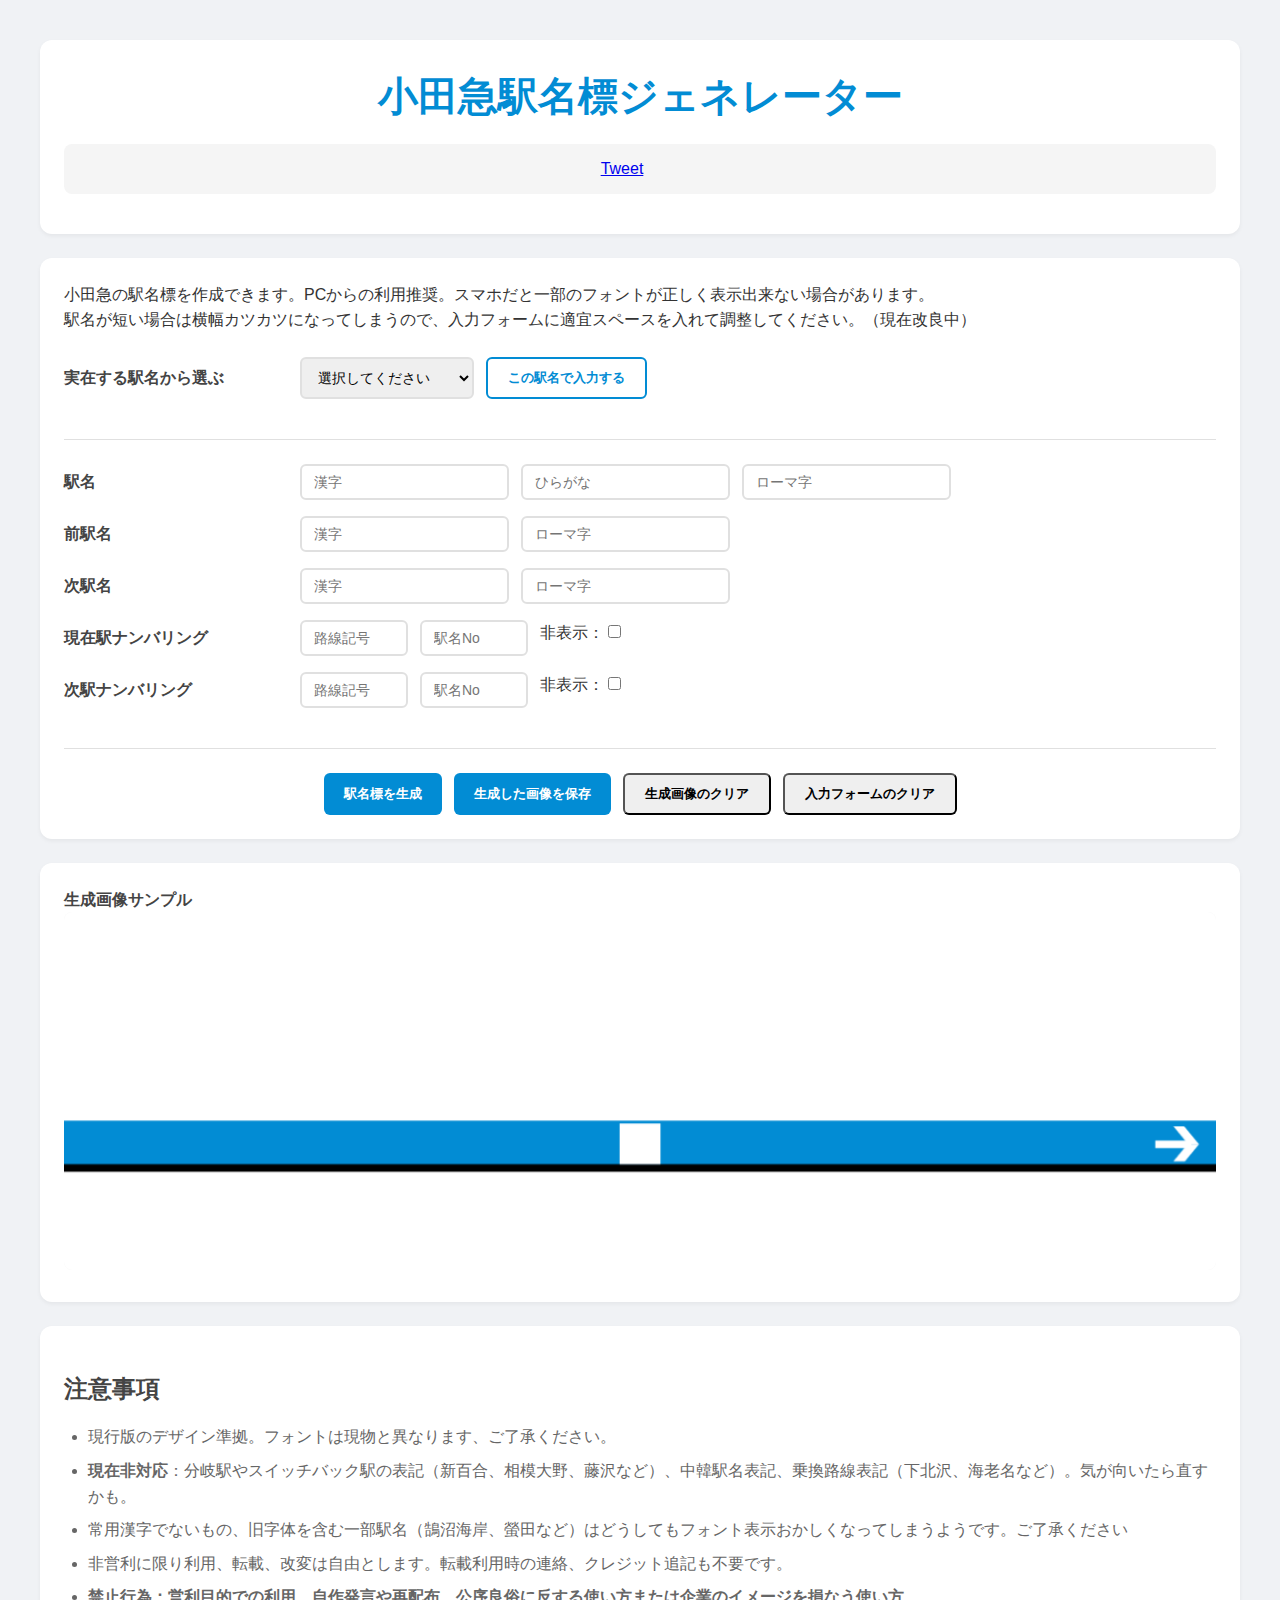
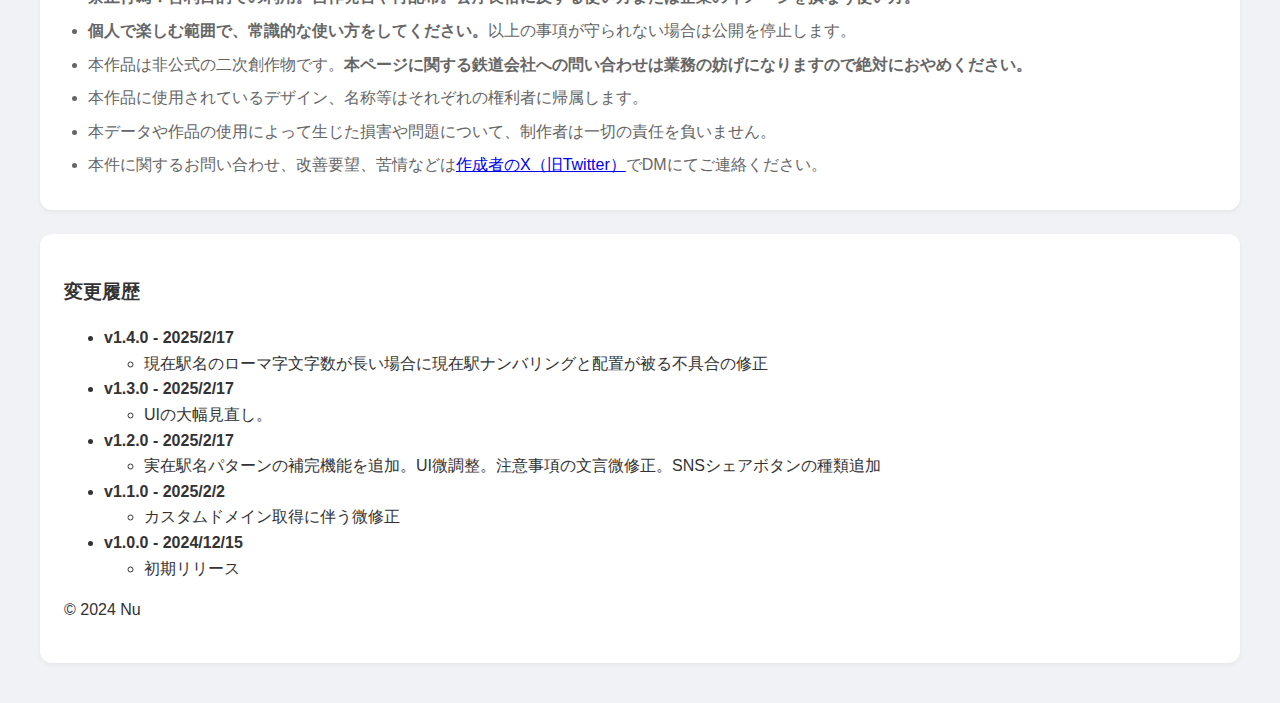
<file: src/index.html>
<!DOCTYPE html>
<html lang="ja">
<head>
    <meta charset="UTF-8">
    <meta name="viewport" content="width=device-width, initial-scale=1.0">
    <meta http-equiv="CONTENT-TYPE" content="text/html; charset=utf-8" />
    <meta name="twitter:card" content="summary" />
    <meta name="twitter:site" content="@k_ts5400" />
    <meta property="og:url" content="https://kind-cliff-0d094430f.4.azurestaticapps.net/" />
    <meta property="og:title" content="小田急駅名標ジェネレーター" />
    <meta property="og:description" content="駅名標に色んな文字を入れて遊べます" />
    <meta property="og:image" content="https://kind-cliff-0d094430f.4.azurestaticapps.net/assets/badgelogo.png" />
    <title>小田急駅名標ジェネレーター</title>
    <link rel="stylesheet" href="styles.css">
    <link rel="icon" href="favicon.ico" type="image/x-icon">
    <meta name="google-adsense-account" content="ca-pub-6879464285938962">
    <link rel="canonical" href="https://odq-stasigin-gen.net/" />
</head>
<body>
    <div class="container">
        <header class="site-header">
            <h1 class="site-title">小田急駅名標ジェネレーター</h1>
            <div class="social-buttons">
            <!-- SNSシェアボタン群を集約 -->
            <!-- Twitterシェアボタン -->
            <a href="https://twitter.com/share?ref_src=twsrc%5Etfw" class="twitter-share-button" data-show-count="false">Tweet</a>
            <!-- LINEシェアボタン -->
            <div class="line-it-button" data-lang="ja" data-type="share-a" data-env="REAL" data-url="https://odq-stasigin-gen.net/" data-color="default" data-size="small" data-count="true" data-ver="3" ></div>
            <!-- Facebookシェアボタン -->
            <div id="fb-root"></div>
            <div class="fb-share-button" data-href="https://odq-stasigin-gen.net/" data-layout="button" data-size="small"></div>
            </div>
        </header>

        <main class="form-container">
            小田急の駅名標を作成できます。PCからの利用推奨。スマホだと一部のフォントが正しく表示出来ない場合があります。<br>
            駅名が短い場合は横幅カツカツになってしまうので、入力フォームに適宜スペースを入れて調整してください。（現在改良中）
             
        <!-- 駅名パターン自動補完 -->
        <div class="form-section">
            <div class="form-row">
            <span class="form-label">実在する駅名から選ぶ</span>
            <div class="form-inputs">
                <select id="stationPatternSelect" class="form-input">
                <option value="">選択してください</option>
                </select>
                <button id="completeButton" class="button button-secondary">この駅名で入力する</button>
            </div>
            </div>
        </div>

        <!-- 入力フォーム全体 -->
        <div class="form-section">
            <!-- 駅名 -->
            <div class="form-row">
            <span class="form-label">駅名</span>
            <div class="form-inputs">
                <input type="text" class="form-input" id="stationNameKanji" placeholder="漢字" />
                <input type="text" class="form-input" id="stationNameHiragana" placeholder="ひらがな"  />
                <input type="text" class="form-input" id="stationNameRomaji" placeholder="ローマ字" />
            </div>
            </div>

            <!-- 前駅名 -->
            <div class="form-row">
            <span class="form-label">前駅名</span>
            <div class="form-inputs">
                <input type="text" class="form-input" id="previousStationNameKanji" placeholder="漢字" />
                <input type="text" class="form-input" id="previousStationNameRomaji" placeholder="ローマ字"  />
            </div>
            </div>

            <!-- 次駅名 -->
            <div class="form-row">
            <span class="form-label">次駅名</span>
            <div class="form-inputs">
                <input type="text" class="form-input" id="nextStationNameKanji" placeholder="漢字" />
                <input type="text" class="form-input" id="nextStationNameRomaji" placeholder="ローマ字"  />
            </div>
            </div>

            <!-- 現在駅ナンバリング -->
            <div class="form-row">
            <span class="form-label">現在駅ナンバリング</span>
            <div class="form-inputs">
                <input type="text" class="form-input small-input" id="currentStationSymbol" placeholder="路線記号" />
                <input type="text" class="form-input small-input" id="currentStationNumber" placeholder="駅名No"  />
                <label>非表示：<input type="checkbox" id="hideCurrentNumber" /></label>
            </div>
            </div>

            <!-- 次駅ナンバリング -->
            <div class="form-row">
            <span class="form-label">次駅ナンバリング</span>
            <div class="form-inputs">
                <input type="text" class="form-input small-input" id="nextStationSymbol" placeholder="路線記号" />
                <input type="text" class="form-input small-input" id="nextStationNumber" placeholder="駅名No" />
                <label>非表示：<input type="checkbox" id="hideNextNumber" /></label>
            </div>
            </div>
        </div>

        <!-- ボタン群 -->
        <div class="button-group">
            <button id="generateButton" class="button button-primary">駅名標を生成</button>
            <button id="saveButton" class="button button-primary">生成した画像を保存</button>
            <button id="clearButton" class="button button-utility">生成画像のクリア</button>
            <button id="formclearButton" class="button button-utility">入力フォームのクリア</button>
        </div>
        </main>

        <!-- 生成画像のサンプルイメージ -->
        <div class="canvas-container">
            <span class="form-label">生成画像サンプル</span>
            <canvas id="stationCanvas"></canvas>
        </div>

        <section class="notes-section">
            <h2 class="notes-header">注意事項</h2>
            <ul class="notes-list">

                <li>現行版のデザイン準拠。フォントは現物と異なります、ご了承ください。</li>
                <li><b>現在非対応</b>：分岐駅やスイッチバック駅の表記（新百合、相模大野、藤沢など）、中韓駅名表記、乗換路線表記（下北沢、海老名など）。気が向いたら直すかも。</li>
                <li>常用漢字でないもの、旧字体を含む一部駅名（鵠沼海岸、螢田など）はどうしてもフォント表示おかしくなってしまうようです。ご了承ください</li>
                <li>非営利に限り利用、転載、改変は自由とします。転載利用時の連絡、クレジット追記も不要です。</li>
                <li><b>禁止行為：営利目的での利用。自作発言や再配布。公序良俗に反する使い方または企業のイメージを損なう使い方。</b></li>
                <li><b>個人で楽しむ範囲で、常識的な使い方をしてください。</b>以上の事項が守られない場合は公開を停止します。</li>
                <li>本作品は非公式の二次創作物です。<b>本ページに関する鉄道会社への問い合わせは業務の妨げになりますので絶対におやめください。</b></li>
                <li>本作品に使用されているデザイン、名称等はそれぞれの権利者に帰属します。</li>
                <li>本データや作品の使用によって生じた損害や問題について、制作者は一切の責任を負いません。</li>
                <li>本件に関するお問い合わせ、改善要望、苦情などは<a href="https://x.com/k_ts5400">作成者のX（旧Twitter）</a>でDMにてご連絡ください。</li>
            </ul>
        </section>

        <footer class="site-footer">
            <div class="changelog">
                <h3>変更履歴</h3>
                <ul>
                    <li>
                        <strong>v1.4.0 - 2025/2/17</strong>
                        <ul>
                        <li>現在駅名のローマ字文字数が長い場合に現在駅ナンバリングと配置が被る不具合の修正</li>
                        </ul>
                    </li>

                    <li>
                        <strong>v1.3.0 - 2025/2/17</strong>
                        <ul>
                        <li>UIの大幅見直し。</li>
                        </ul>
                    </li>
    
                    <li>
                    <strong>v1.2.0 - 2025/2/17</strong>
                    <ul>
                    <li>実在駅名パターンの補完機能を追加。UI微調整。注意事項の文言微修正。SNSシェアボタンの種類追加</li>
                    </ul>
                </li>
                <li>
                    <strong>v1.1.0 - 2025/2/2</strong>
                    <ul>
                    <li>カスタムドメイン取得に伴う微修正</li>
                    </ul>
                </li>
                <li>
                    <strong>v1.0.0 - 2024/12/15</strong>
                    <ul>
                    <li>初期リリース</li>
                    </ul>
                </li>
                </ul>
            </div>
            <p>© 2024 Nu</p>
        </footer>
    </div>

    <!-- ボタン動作や駅名リスト読み込みの基本スクリプト -->
    <script src="script.js"></script>
    <script src="station-patterns.js"></script>
    <!-- SNS投稿系のスクリプト -->    
    <script async src="https://platform.twitter.com/widgets.js" charset="utf-8"></script>
    <script src="https://www.line-website.com/social-plugins/js/thirdparty/loader.min.js" async="async" defer="defer"></script>
    <script async defer crossorigin="anonymous" src="https://connect.facebook.net/ja_JP/sdk.js#xfbml=1&version=v18.0" nonce="random_nonce"></script>
</body>
</html>
</file>
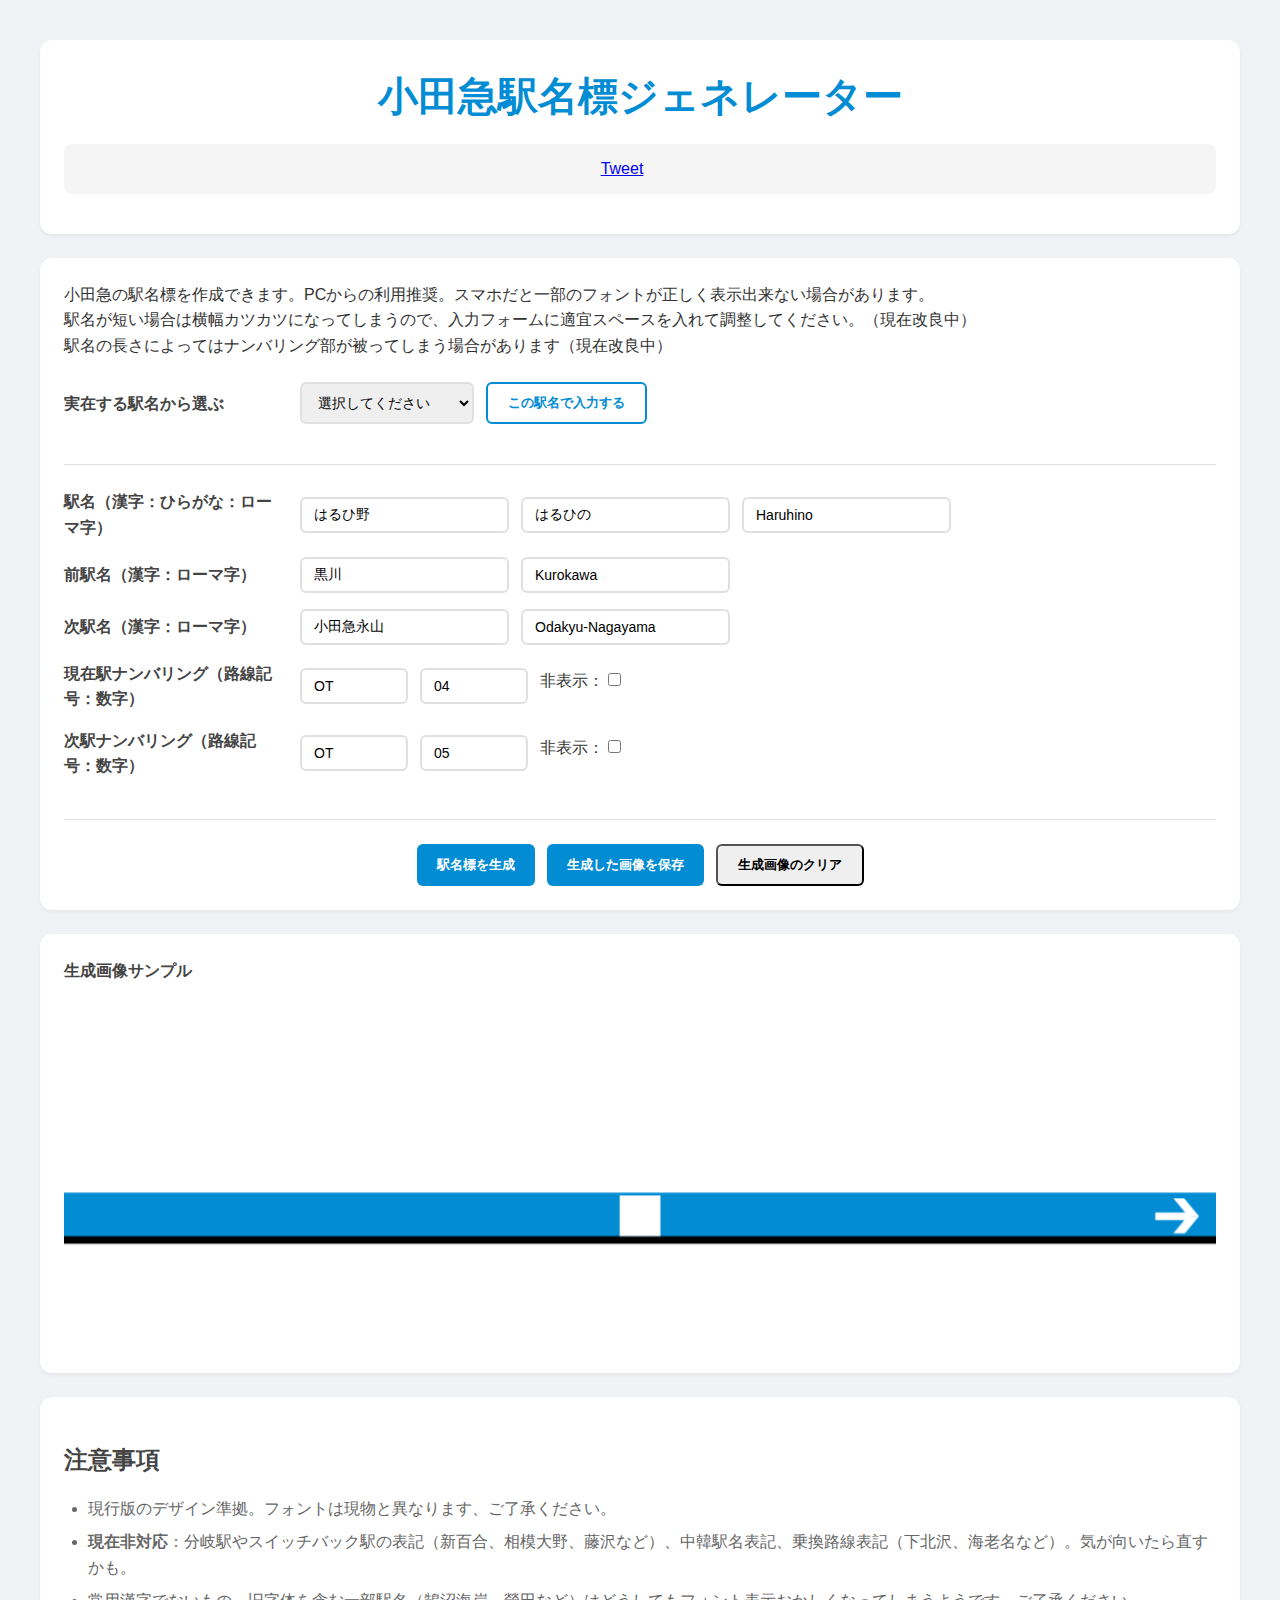
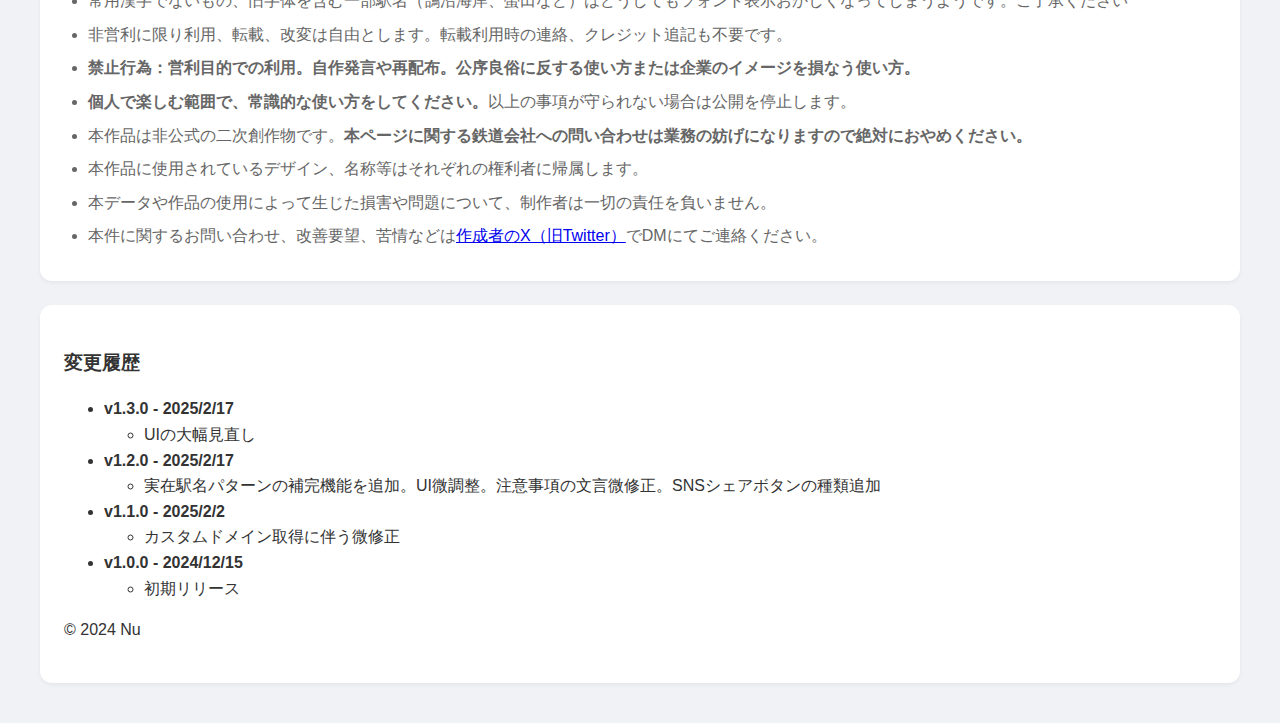
<file: src/index2.html>
<!DOCTYPE html>
<html lang="ja">
<head>
    <meta charset="UTF-8">
    <meta name="viewport" content="width=device-width, initial-scale=1.0">
    <meta http-equiv="CONTENT-TYPE" content="text/html; charset=utf-8" />
    <meta name="twitter:card" content="summary" />
    <meta name="twitter:site" content="@k_ts5400" />
    <meta property="og:url" content="https://kind-cliff-0d094430f.4.azurestaticapps.net/" />
    <meta property="og:title" content="小田急駅名標ジェネレーター" />
    <meta property="og:description" content="駅名標に色んな文字を入れて遊べます" />
    <meta property="og:image" content="https://kind-cliff-0d094430f.4.azurestaticapps.net/assets/badgelogo.png" />
    <title>小田急駅名標ジェネレーター</title>
    <link rel="stylesheet" href="styles2.css">
    <link rel="icon" href="favicon.ico" type="image/x-icon">
    <meta name="google-adsense-account" content="ca-pub-6879464285938962">
    <link rel="canonical" href="https://odq-stasigin-gen.net/" />
</head>
<body>
    <div class="container">
        <header class="site-header">
            <h1 class="site-title">小田急駅名標ジェネレーター</h1>
            <div class="social-buttons">
            <!-- SNSシェアボタン群を集約 -->
            <!-- Twitterシェアボタン -->
            <a href="https://twitter.com/share?ref_src=twsrc%5Etfw" class="twitter-share-button" data-show-count="false">Tweet</a>
            <!-- LINEシェアボタン -->
            <div class="line-it-button" data-lang="ja" data-type="share-a" data-env="REAL" data-url="https://odq-stasigin-gen.net/" data-color="default" data-size="small" data-count="true" data-ver="3" ></div>
            <!-- Facebookシェアボタン -->
            <div id="fb-root"></div>
            <div class="fb-share-button" data-href="https://odq-stasigin-gen.net/" data-layout="button" data-size="small"></div>
            </div>
        </header>

        <main class="form-container">
            小田急の駅名標を作成できます。PCからの利用推奨。スマホだと一部のフォントが正しく表示出来ない場合があります。<br>
            駅名が短い場合は横幅カツカツになってしまうので、入力フォームに適宜スペースを入れて調整してください。（現在改良中）<br>
            駅名の長さによってはナンバリング部が被ってしまう場合があります（現在改良中）
             
        <!-- 駅名パターン自動補完 -->
        <div class="form-section">
            <div class="form-row">
            <span class="form-label">実在する駅名から選ぶ</span>
            <div class="form-inputs">
                <select id="stationPatternSelect" class="form-input">
                <option value="">選択してください</option>
                </select>
                <button id="completeButton" class="button button-secondary">この駅名で入力する</button>
            </div>
            </div>
        </div>

        <!-- 入力フォーム全体 -->
        <div class="form-section">
            <!-- 駅名 -->
            <div class="form-row">
            <span class="form-label">駅名（漢字：ひらがな：ローマ字）</span>
            <div class="form-inputs">
                <input type="text" class="form-input" id="stationNameKanji" placeholder="漢字" value="はるひ野" />
                <input type="text" class="form-input" id="stationNameHiragana" placeholder="ひらがな" value="はるひの" />
                <input type="text" class="form-input" id="stationNameRomaji" placeholder="ローマ字" value="Haruhino" />
            </div>
            </div>

            <!-- 前駅名 -->
            <div class="form-row">
            <span class="form-label">前駅名（漢字：ローマ字）</span>
            <div class="form-inputs">
                <input type="text" class="form-input" id="previousStationNameKanji" placeholder="漢字" value="黒川" />
                <input type="text" class="form-input" id="previousStationNameRomaji" placeholder="ローマ字" value="Kurokawa" />
            </div>
            </div>

            <!-- 次駅名 -->
            <div class="form-row">
            <span class="form-label">次駅名（漢字：ローマ字）</span>
            <div class="form-inputs">
                <input type="text" class="form-input" id="nextStationNameKanji" placeholder="漢字" value="小田急永山" />
                <input type="text" class="form-input" id="nextStationNameRomaji" placeholder="ローマ字" value="Odakyu-Nagayama" />
            </div>
            </div>

            <!-- 現在駅ナンバリング -->
            <div class="form-row">
            <span class="form-label">現在駅ナンバリング（路線記号：数字）</span>
            <div class="form-inputs">
                <input type="text" class="form-input small-input" id="currentStationSymbol" placeholder="記号" value="OT" />
                <input type="text" class="form-input small-input" id="currentStationNumber" placeholder="数字" value="04" />
                <label>非表示：<input type="checkbox" id="hideCurrentNumber" /></label>
            </div>
            </div>

            <!-- 次駅ナンバリング -->
            <div class="form-row">
            <span class="form-label">次駅ナンバリング（路線記号：数字）</span>
            <div class="form-inputs">
                <input type="text" class="form-input small-input" id="nextStationSymbol" placeholder="記号" value="OT" />
                <input type="text" class="form-input small-input" id="nextStationNumber" placeholder="数字" value="05" />
                <label>非表示：<input type="checkbox" id="hideNextNumber" /></label>
            </div>
            </div>
        </div>

        <!-- ボタン群 -->
        <div class="button-group">
            <button id="generateButton" class="button button-primary">駅名標を生成</button>
            <button id="saveButton" class="button button-primary">生成した画像を保存</button>
            <button id="clearButton" class="button button-utility">生成画像のクリア</button>
        </div>
        </main>

        <!-- 生成画像のサンプルイメージ -->
        <div class="canvas-container">
            <span class="form-label">生成画像サンプル</span>
            <canvas id="stationCanvas"></canvas>
        </div>

        <section class="notes-section">
            <h2 class="notes-header">注意事項</h2>
            <ul class="notes-list">

                <li>現行版のデザイン準拠。フォントは現物と異なります、ご了承ください。</li>
                <li><b>現在非対応</b>：分岐駅やスイッチバック駅の表記（新百合、相模大野、藤沢など）、中韓駅名表記、乗換路線表記（下北沢、海老名など）。気が向いたら直すかも。</li>
                <li>常用漢字でないもの、旧字体を含む一部駅名（鵠沼海岸、螢田など）はどうしてもフォント表示おかしくなってしまうようです。ご了承ください</li>
                <li>非営利に限り利用、転載、改変は自由とします。転載利用時の連絡、クレジット追記も不要です。</li>
                <li><b>禁止行為：営利目的での利用。自作発言や再配布。公序良俗に反する使い方または企業のイメージを損なう使い方。</b></li>
                <li><b>個人で楽しむ範囲で、常識的な使い方をしてください。</b>以上の事項が守られない場合は公開を停止します。</li>
                <li>本作品は非公式の二次創作物です。<b>本ページに関する鉄道会社への問い合わせは業務の妨げになりますので絶対におやめください。</b></li>
                <li>本作品に使用されているデザイン、名称等はそれぞれの権利者に帰属します。</li>
                <li>本データや作品の使用によって生じた損害や問題について、制作者は一切の責任を負いません。</li>
                <li>本件に関するお問い合わせ、改善要望、苦情などは<a href="https://x.com/k_ts5400">作成者のX（旧Twitter）</a>でDMにてご連絡ください。</li>
            </ul>
        </section>

        <footer class="site-footer">
            <div class="changelog">
                <h3>変更履歴</h3>
                <ul>
                    <li>
                        <strong>v1.3.0 - 2025/2/17</strong>
                        <ul>
                        <li>UIの大幅見直し</li>
                        </ul>
                    </li>
    
                    <li>
                    <strong>v1.2.0 - 2025/2/17</strong>
                    <ul>
                    <li>実在駅名パターンの補完機能を追加。UI微調整。注意事項の文言微修正。SNSシェアボタンの種類追加</li>
                    </ul>
                </li>
                <li>
                    <strong>v1.1.0 - 2025/2/2</strong>
                    <ul>
                    <li>カスタムドメイン取得に伴う微修正</li>
                    </ul>
                </li>
                <li>
                    <strong>v1.0.0 - 2024/12/15</strong>
                    <ul>
                    <li>初期リリース</li>
                    </ul>
                </li>
                </ul>
            </div>
            <p>© 2024 Nu</p>
        </footer>
    </div>

    <!-- ボタン動作や駅名リスト読み込みの基本スクリプト -->
    <script src="script.js"></script>
    <script src="station-patterns.js"></script>
    <!-- SNS投稿系のスクリプト -->    
    <script async src="https://platform.twitter.com/widgets.js" charset="utf-8"></script>
    <script src="https://www.line-website.com/social-plugins/js/thirdparty/loader.min.js" async="async" defer="defer"></script>
    <script async defer crossorigin="anonymous" src="https://connect.facebook.net/ja_JP/sdk.js#xfbml=1&version=v18.0" nonce="random_nonce"></script>
</body>
</html>
</file>
<file: src/styles.css>
/* フォントの読み込み */
@font-face {
    font-family: 'FrutigerBold';
    src: url('fonts/Frutiger-Bold.ttf') format('truetype');
}

@font-face {
    font-family: 'Mplus2c';
    src: url('fonts/Mplus2c-Medium.ttf') format('truetype');
}

@font-face {
    font-family: 'VialogLT';
    src: url('fonts/VialogLT-Regular.ttf') format('truetype');
}

:root {
    --odakyu-blue: #028CD4;
    --odakyu-dark-blue: #0269A3;
    --light-gray: #f5f5f5;
    --border-gray: #e0e0e0;
}

body {
    font-family: -apple-system, BlinkMacSystemFont, "Segoe UI", Roboto, sans-serif;
    line-height: 1.6;
    margin: 0;
    padding: 20px;
    background-color: #f0f2f5;
    color: #333;
}

.container {
    max-width: 1200px;
    margin: 0 auto;
    padding: 20px;
}

/* ヘッダー部分 */
.site-header {
    background: white;
    border-radius: 12px;
    padding: 24px;
    margin-bottom: 24px;
    box-shadow: 0 2px 4px rgba(0,0,0,0.05);
}

.site-title {
    color: var(--odakyu-blue);
    font-size: 2.5em;
    font-weight: bold;
    text-align: center;
    margin: 0 0 16px 0;
}

.social-buttons {
    display: flex;
    justify-content: center;
    gap: 12px;
    margin: 16px 0;
    padding: 12px;
    background: var(--light-gray);
    border-radius: 8px;
}

/* メインフォーム */
.form-container {
    background: white;
    border-radius: 12px;
    padding: 24px;
    box-shadow: 0 2px 4px rgba(0,0,0,0.05);
}

.form-section {
    margin-top: 24px;
    margin-bottom: 24px;
    padding-bottom: 24px;
    border-bottom: 1px solid var(--border-gray);
}

.form-section:last-child {
    border-bottom: none;
}

.form-row {
    display: flex;
    flex-wrap: wrap;
    gap: 16px;
    margin-bottom: 16px;
    align-items: center;
}

.form-label {
    flex: 0 0 220px;
    font-weight: 600;
    color: #444;
}

.form-inputs {
    flex: 1;
    display: flex;
    gap: 12px;
}

.form-input {
    padding: 8px 12px;
    border: 2px solid var(--border-gray);
    border-radius: 6px;
    font-size: 14px;
    transition: border-color 0.2s;
}

.form-input:focus {
    border-color: var(--odakyu-blue);
    outline: none;
}

.form-input.small-input {
    width: 80px;
}

/* ボタングループ */
.button-group {
    display: flex;
    gap: 12px;
    justify-content: center;
    margin-top: 24px;
}

.button {
    padding: 10px 20px;
    border-radius: 6px;
    font-weight: 600;
    cursor: pointer;
    transition: all 0.2s;
}

.button-primary {
    background: var(--odakyu-blue);
    color: white;
    border: none;
}

.button-primary:hover {
    background: var(--odakyu-dark-blue);
}

.button-secondary {
    background: white;
    color: var(--odakyu-blue);
    border: 2px solid var(--odakyu-blue);
}

.button-secondary:hover {
    background: var(--light-gray);
}

/* キャンバスエリア */
.canvas-container {
    margin-top: 24px;
    background: white;
    padding: 24px;
    border-radius: 12px;
    box-shadow: 0 2px 4px rgba(0,0,0,0.05);
}

canvas {
    width: 100%;
    height: auto;
    border-radius: 8px;
    background: var(--light-gray);
}

/* 注意事項セクション */
.notes-section {
    background: white;
    border-radius: 12px;
    padding: 24px;
    margin-top: 24px;
    box-shadow: 0 2px 4px rgba(0,0,0,0.05);
}

.notes-header {
    font-weight: 600;
    color: #444;
    margin-bottom: 16px;
}

.notes-list {
    margin: 0;
    padding-left: 24px;
}

.notes-list li {
    margin-bottom: 8px;
    color: #666;
}

/* フッター */
.site-footer {
    margin-top: 24px;
    padding: 24px;
    background: white;
    border-radius: 12px;
    box-shadow: 0 2px 4px rgba(0,0,0,0.05);
}

.changelog {
    margin-top: 16px;
}

@media (max-width: 768px) {
    .form-row {
        flex-direction: column;
        align-items: flex-start;
    }

    .form-label {
        flex: none;
        margin-bottom: 8px;
    }

    .form-inputs {
        width: 100%;
        flex-wrap: wrap;
    }

    .button-group {
        flex-direction: column;
    }
}
</file>
<file: src/styles2.css>
/* フォントの読み込み */
@font-face {
    font-family: 'FrutigerBold';
    src: url('fonts/Frutiger-Bold.ttf') format('truetype');
}

@font-face {
    font-family: 'Mplus2c';
    src: url('fonts/Mplus2c-Medium.ttf') format('truetype');
}

@font-face {
    font-family: 'VialogLT';
    src: url('fonts/VialogLT-Regular.ttf') format('truetype');
}

:root {
    --odakyu-blue: #028CD4;
    --odakyu-dark-blue: #0269A3;
    --light-gray: #f5f5f5;
    --border-gray: #e0e0e0;
}

body {
    font-family: -apple-system, BlinkMacSystemFont, "Segoe UI", Roboto, sans-serif;
    line-height: 1.6;
    margin: 0;
    padding: 20px;
    background-color: #f0f2f5;
    color: #333;
}

.container {
    max-width: 1200px;
    margin: 0 auto;
    padding: 20px;
}

/* ヘッダー部分 */
.site-header {
    background: white;
    border-radius: 12px;
    padding: 24px;
    margin-bottom: 24px;
    box-shadow: 0 2px 4px rgba(0,0,0,0.05);
}

.site-title {
    color: var(--odakyu-blue);
    font-size: 2.5em;
    font-weight: bold;
    text-align: center;
    margin: 0 0 16px 0;
}

.social-buttons {
    display: flex;
    justify-content: center;
    gap: 12px;
    margin: 16px 0;
    padding: 12px;
    background: var(--light-gray);
    border-radius: 8px;
}

/* メインフォーム */
.form-container {
    background: white;
    border-radius: 12px;
    padding: 24px;
    box-shadow: 0 2px 4px rgba(0,0,0,0.05);
}

.form-section {
    margin-top: 24px;
    margin-bottom: 24px;
    padding-bottom: 24px;
    border-bottom: 1px solid var(--border-gray);
}

.form-section:last-child {
    border-bottom: none;
}

.form-row {
    display: flex;
    flex-wrap: wrap;
    gap: 16px;
    margin-bottom: 16px;
    align-items: center;
}

.form-label {
    flex: 0 0 220px;
    font-weight: 600;
    color: #444;
}

.form-inputs {
    flex: 1;
    display: flex;
    gap: 12px;
}

.form-input {
    padding: 8px 12px;
    border: 2px solid var(--border-gray);
    border-radius: 6px;
    font-size: 14px;
    transition: border-color 0.2s;
}

.form-input:focus {
    border-color: var(--odakyu-blue);
    outline: none;
}

.form-input.small-input {
    width: 80px;
}

/* ボタングループ */
.button-group {
    display: flex;
    gap: 12px;
    justify-content: center;
    margin-top: 24px;
}

.button {
    padding: 10px 20px;
    border-radius: 6px;
    font-weight: 600;
    cursor: pointer;
    transition: all 0.2s;
}

.button-primary {
    background: var(--odakyu-blue);
    color: white;
    border: none;
}

.button-primary:hover {
    background: var(--odakyu-dark-blue);
}

.button-secondary {
    background: white;
    color: var(--odakyu-blue);
    border: 2px solid var(--odakyu-blue);
}

.button-secondary:hover {
    background: var(--light-gray);
}

/* キャンバスエリア */
.canvas-container {
    margin-top: 24px;
    background: white;
    padding: 24px;
    border-radius: 12px;
    box-shadow: 0 2px 4px rgba(0,0,0,0.05);
}

canvas {
    width: 100%;
    height: auto;
    border-radius: 8px;
    background: var(--light-gray);
}

/* 注意事項セクション */
.notes-section {
    background: white;
    border-radius: 12px;
    padding: 24px;
    margin-top: 24px;
    box-shadow: 0 2px 4px rgba(0,0,0,0.05);
}

.notes-header {
    font-weight: 600;
    color: #444;
    margin-bottom: 16px;
}

.notes-list {
    margin: 0;
    padding-left: 24px;
}

.notes-list li {
    margin-bottom: 8px;
    color: #666;
}

/* フッター */
.site-footer {
    margin-top: 24px;
    padding: 24px;
    background: white;
    border-radius: 12px;
    box-shadow: 0 2px 4px rgba(0,0,0,0.05);
}

.changelog {
    margin-top: 16px;
}

@media (max-width: 768px) {
    .form-row {
        flex-direction: column;
        align-items: flex-start;
    }

    .form-label {
        flex: none;
        margin-bottom: 8px;
    }

    .form-inputs {
        width: 100%;
        flex-wrap: wrap;
    }

    .button-group {
        flex-direction: column;
    }
}
</file>
